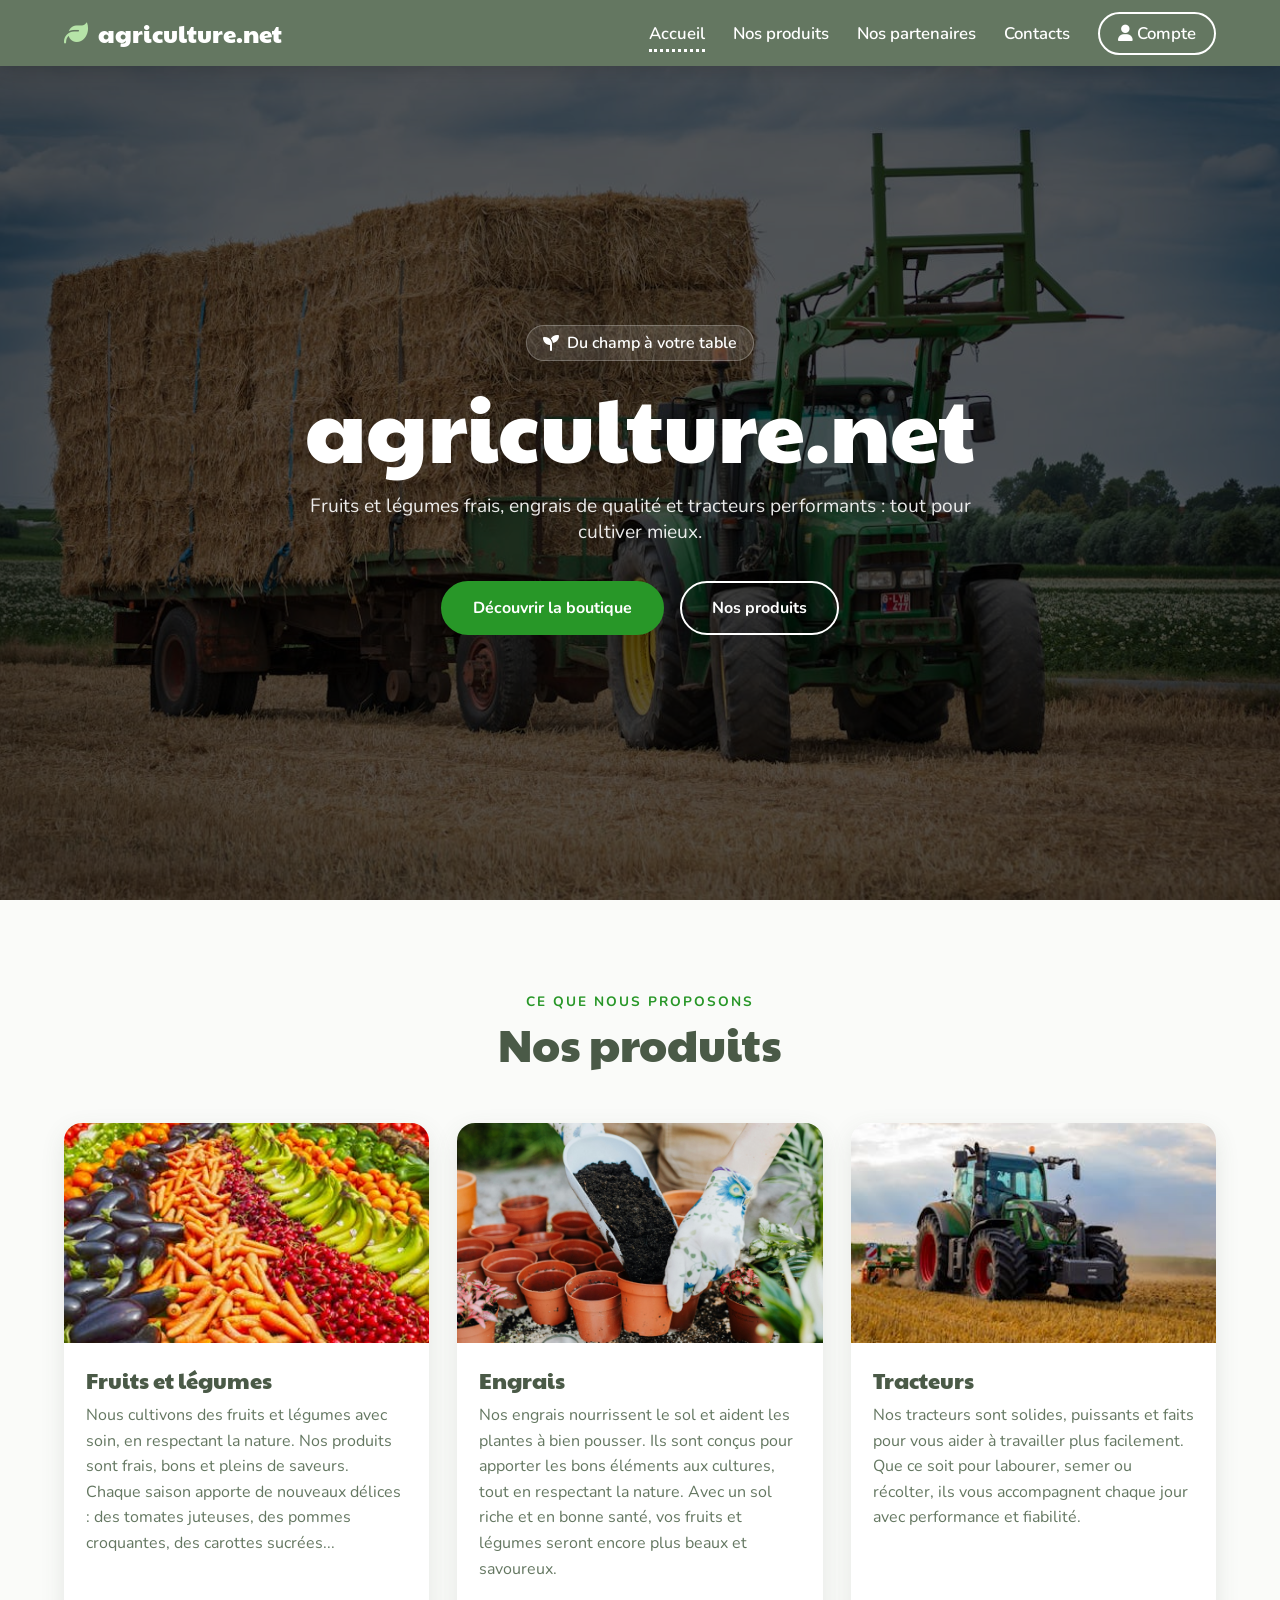
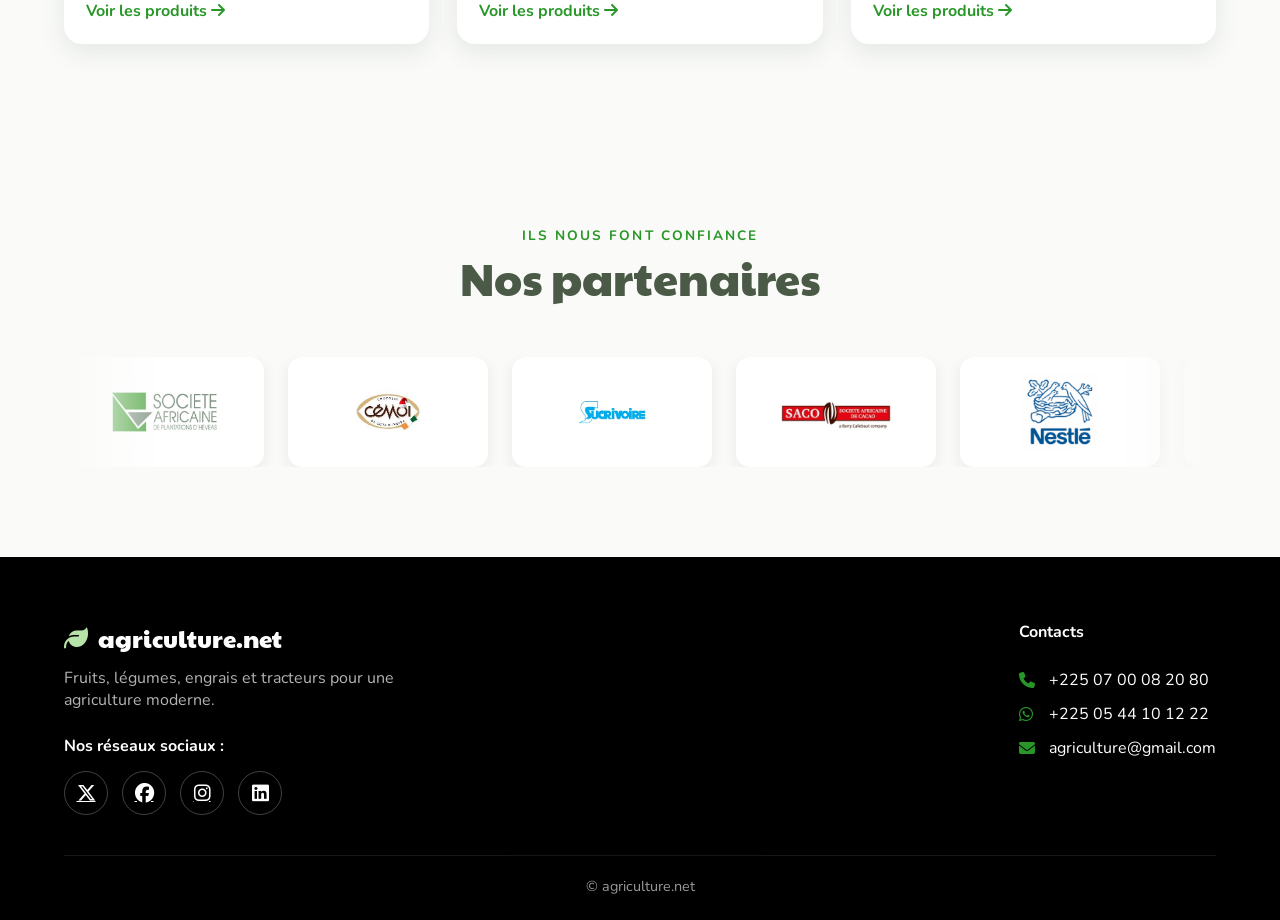
<file: index.html>
<!DOCTYPE html>
<html lang="fr">
<head>
    <meta charset="UTF-8">
    <meta name="viewport" content="width=device-width, initial-scale=1.0">
    <title>agriculture.net — Produits agricoles</title>
    <link rel="preconnect" href="https://fonts.googleapis.com">
    <link rel="preconnect" href="https://fonts.gstatic.com" crossorigin>
    <link href="https://fonts.googleapis.com/css2?family=Paytone+One&family=Nunito:wght@400;600;700&display=swap" rel="stylesheet">
    <link rel="stylesheet" href="https://cdnjs.cloudflare.com/ajax/libs/font-awesome/6.7.2/css/all.min.css" integrity="sha512-Evv84Mr4kqVGRNSgIGL/F/aIDqQb7xQ2vcrdIwxfjThSH8CSR7PBEakCr51Ck+w+/U6swU2Im1vVX0SVk9ABhg==" crossorigin="anonymous" referrerpolicy="no-referrer" />
    <link rel="stylesheet" href="style.css">
</head>
<body>
    <header>
        <a href="index.html" class="logo"><i class="fa-solid fa-leaf"></i> agriculture.net</a>
        <button class="burger" aria-label="Ouvrir le menu" aria-expanded="false">
            <i class="fa-solid fa-bars"></i>
        </button>
        <nav>
            <ul>
                <li><a href="index.html" class="actif">Accueil</a></li>
                <li><a href="#produits">Nos produits</a></li>
                <li><a href="#partenaires">Nos partenaires</a></li>
                <li><a href="#contacts">Contacts</a></li>
                <li><a href="connexion.html" class="compte"><i class="fa-solid fa-user"></i> Compte</a></li>
            </ul>
        </nav>
    </header>
    <div class="global">
        <video src="./images/vidéo/750511_Plants Gardening Greenhouse Watering_By_Polina_Borisova_Artlist_HD.mp4" poster="./images/global/pexels-dendoktoor-19486680.jpg" muted autoplay loop playsinline></video>
        <div class="hero">
            <span class="hero-tag"><i class="fa-solid fa-seedling"></i> Du champ à votre table</span>
            <h1>agriculture.net</h1>
            <p>Fruits et légumes frais, engrais de qualité et tracteurs performants : tout pour cultiver mieux.</p>
            <div class="hero-boutons">
                <a href="produits.html" class="btn btn-plein">Découvrir la boutique</a>
                <a href="#produits" class="btn btn-contour">Nos produits</a>
            </div>
        </div>
    </div>

    <section id="produits" class="bloc">
        <div class="section-titre">
            <span>Ce que nous proposons</span>
            <h2>Nos produits</h2>
        </div>
        <div class="card1">
            <a href="produits.html#fruits" class="card card-lien">
                <div class="card-img"><img src="./images/pexels-pixabay-264537.jpg" alt="Fruits et légumes"></div>
                <div class="card-corps">
                    <h3>Fruits et légumes</h3>
                    <p>Nous cultivons des fruits et légumes avec soin, en respectant la nature. Nos produits sont frais, bons et pleins de saveurs. Chaque saison apporte de nouveaux délices : des tomates juteuses, des pommes croquantes, des carottes sucrées...</p>
                    <span class="voir">Voir les produits <i class="fa-solid fa-arrow-right"></i></span>
                </div>
            </a>
            <a href="produits.html#engrais" class="card card-lien">
                <div class="card-img"><img src="./images/pexels-karolina-grabowska-4750385.jpg" alt="Engrais"></div>
                <div class="card-corps">
                    <h3>Engrais</h3>
                    <p>Nos engrais nourrissent le sol et aident les plantes à bien pousser. Ils sont conçus pour apporter les bons éléments aux cultures, tout en respectant la nature. Avec un sol riche et en bonne santé, vos fruits et légumes seront encore plus beaux et savoureux.</p>
                    <span class="voir">Voir les produits <i class="fa-solid fa-arrow-right"></i></span>
                </div>
            </a>
            <a href="produits.html#tracteurs" class="card card-lien">
                <div class="card-img"><img src="./images/pexels-jk04-2933243.jpg" alt="Tracteurs"></div>
                <div class="card-corps">
                    <h3>Tracteurs</h3>
                    <p>Nos tracteurs sont solides, puissants et faits pour vous aider à travailler plus facilement. Que ce soit pour labourer, semer ou récolter, ils vous accompagnent chaque jour avec performance et fiabilité.</p>
                    <span class="voir">Voir les produits <i class="fa-solid fa-arrow-right"></i></span>
                </div>
            </a>
        </div>
    </section>

    <section id="partenaires" class="bloc partenaires">
        <div class="section-titre">
            <span>Ils nous font confiance</span>
            <h2>Nos partenaires</h2>
        </div>
        <div class="slider">
            <div class="slides">
                <div class="slide"><img src="./images/partenaires/15936049081618410708.jpg" alt="Logo partenaire"></div>
                <div class="slide"><img src="./images/partenaires/images.jpeg" alt="Logo partenaire"></div>
                <div class="slide"><img src="./images/partenaires/images.png" alt="Logo partenaire"></div>
                <div class="slide"><img src="./images/partenaires/logo-saco-320x200-1.jpg" alt="Logo partenaire"></div>
                <div class="slide"><img src="./images/partenaires/logo_136.png" alt="Logo partenaire"></div>
                <div class="slide"><img src="./images/partenaires/logo_7.jpg" alt="Logo partenaire"></div>
                <div class="slide"><img src="./images/partenaires/olam_logo-1024x312.png" alt="Logo partenaire"></div>
                <div class="slide"><img src="./images/partenaires/Palmci_logo.png" alt="Logo partenaire"></div>
                <div class="slide"><img src="./images/partenaires/unnamed.png" alt="Logo partenaire"></div>
                <div class="slide"><img src="./images/partenaires/15936049081618410708.jpg" alt="Logo partenaire" aria-hidden="true"></div>
                <div class="slide"><img src="./images/partenaires/images.jpeg" alt="Logo partenaire" aria-hidden="true"></div>
                <div class="slide"><img src="./images/partenaires/images.png" alt="Logo partenaire" aria-hidden="true"></div>
                <div class="slide"><img src="./images/partenaires/logo-saco-320x200-1.jpg" alt="Logo partenaire" aria-hidden="true"></div>
                <div class="slide"><img src="./images/partenaires/logo_136.png" alt="Logo partenaire" aria-hidden="true"></div>
                <div class="slide"><img src="./images/partenaires/logo_7.jpg" alt="Logo partenaire" aria-hidden="true"></div>
                <div class="slide"><img src="./images/partenaires/olam_logo-1024x312.png" alt="Logo partenaire" aria-hidden="true"></div>
                <div class="slide"><img src="./images/partenaires/Palmci_logo.png" alt="Logo partenaire" aria-hidden="true"></div>
                <div class="slide"><img src="./images/partenaires/unnamed.png" alt="Logo partenaire" aria-hidden="true"></div>
            </div>
        </div>
    </section>

    <footer id="contacts">
        <div class="foot-grille">
            <div>
                <a href="index.html" class="logo"><i class="fa-solid fa-leaf"></i> agriculture.net</a>
                <p class="foot-texte">Fruits, légumes, engrais et tracteurs pour une agriculture moderne.</p>
                <p class="foot-sous-titre">Nos réseaux sociaux :</p>
                <div class="log-foot">
                    <a href="" aria-label="X"><i class="fa-brands fa-x-twitter"></i></a>
                    <a href="" aria-label="Facebook"><i class="fa-brands fa-facebook"></i></a>
                    <a href="" aria-label="Instagram"><i class="fa-brands fa-instagram"></i></a>
                    <a href="" aria-label="LinkedIn"><i class="fa-brands fa-linkedin"></i></a>
                </div>
            </div>
            <div class="log2-foot">
                <p class="foot-sous-titre">Contacts</p>
                <a href="tel:+2250700082080"><i class="fa-solid fa-phone"></i> +225 07 00 08 20 80</a>
                <a href="tel:+2250544101222"><i class="fa-brands fa-whatsapp"></i> +225 05 44 10 12 22</a>
                <a href="mailto:agriculture@gmail.com"><i class="fa-solid fa-envelope"></i> agriculture@gmail.com</a>
            </div>
        </div>
        <p class="copyright">© agriculture.net</p>
    </footer>
    <script src="script.js"></script>
</body>
</html>
</file>
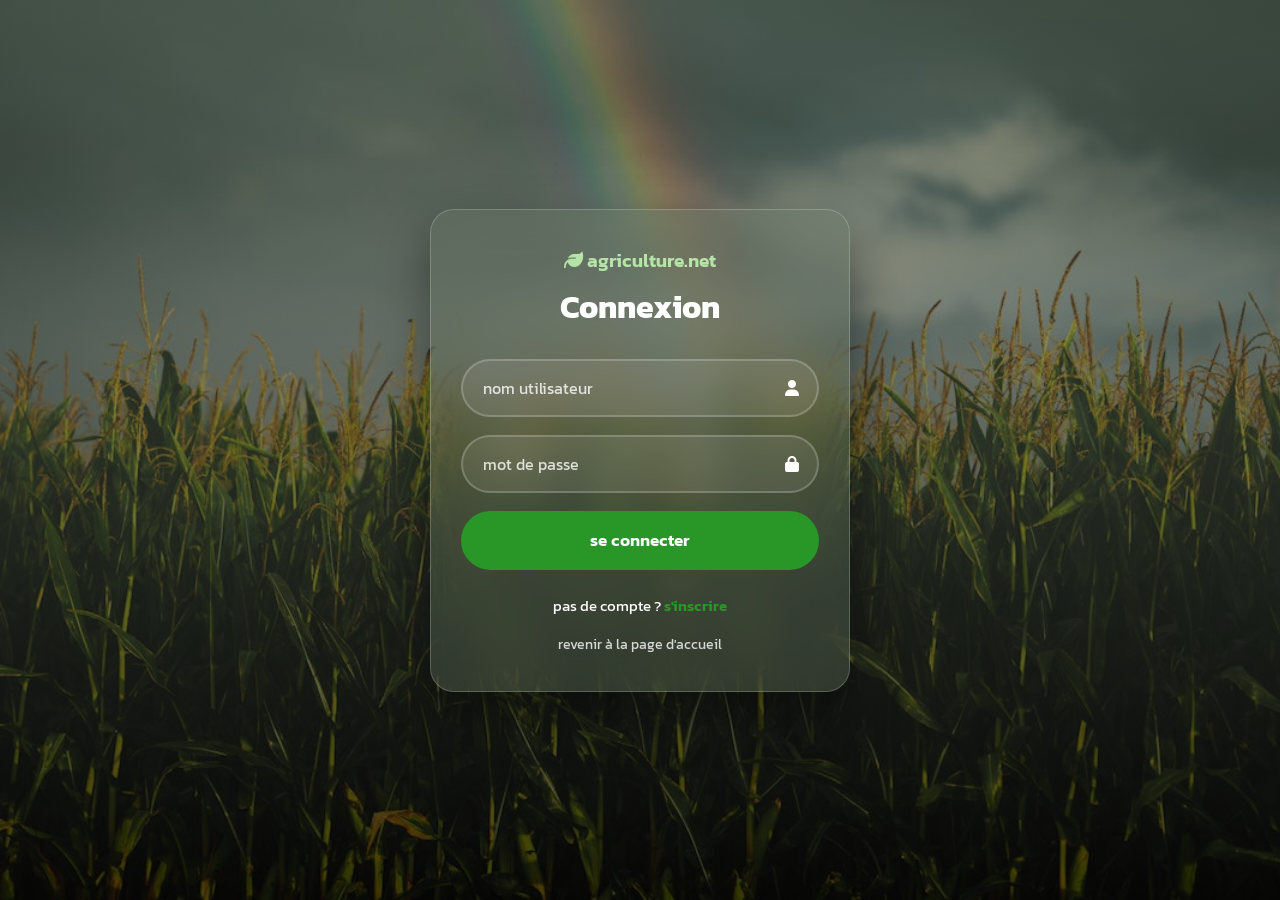
<file: connexion.html>
<!DOCTYPE html>
<html lang="fr">
<head>
    <meta charset="UTF-8">
    <meta name="viewport" content="width=device-width, initial-scale=1.0">
    <title>agriculture.net — Connexion</title>
    <link rel="stylesheet" href="style3.css">
    <link rel="stylesheet" href="https://cdnjs.cloudflare.com/ajax/libs/font-awesome/6.7.2/css/all.min.css" integrity="sha512-Evv84Mr4kqVGRNSgIGL/F/aIDqQb7xQ2vcrdIwxfjThSH8CSR7PBEakCr51Ck+w+/U6swU2Im1vVX0SVk9ABhg==" crossorigin="anonymous" referrerpolicy="no-referrer" />
</head>
<body>
    <section>
        <a href="index.html" class="logo"><i class="fa-solid fa-leaf"></i> agriculture.net</a>
        <h1>connexion</h1>
        <div class="input-box">
            <input type="text" placeholder="nom utilisateur">
            <i class="fa-solid fa-user"></i>
        </div>
        <div class="input-box">
            <input type="password" placeholder="mot de passe">
            <i class="fa-solid fa-lock"></i>
        </div>
    <a href="produits.html" class="bouton">se connecter</a>
    <div class="registre-link">
        <p>pas de compte ? <a href="inscription.html">s'inscrire</a></p>
    </div>
    <div class="pp"> <a href="index.html">revenir à la page d'accueil</a></div>
</section>
</body>
</html>
</file>
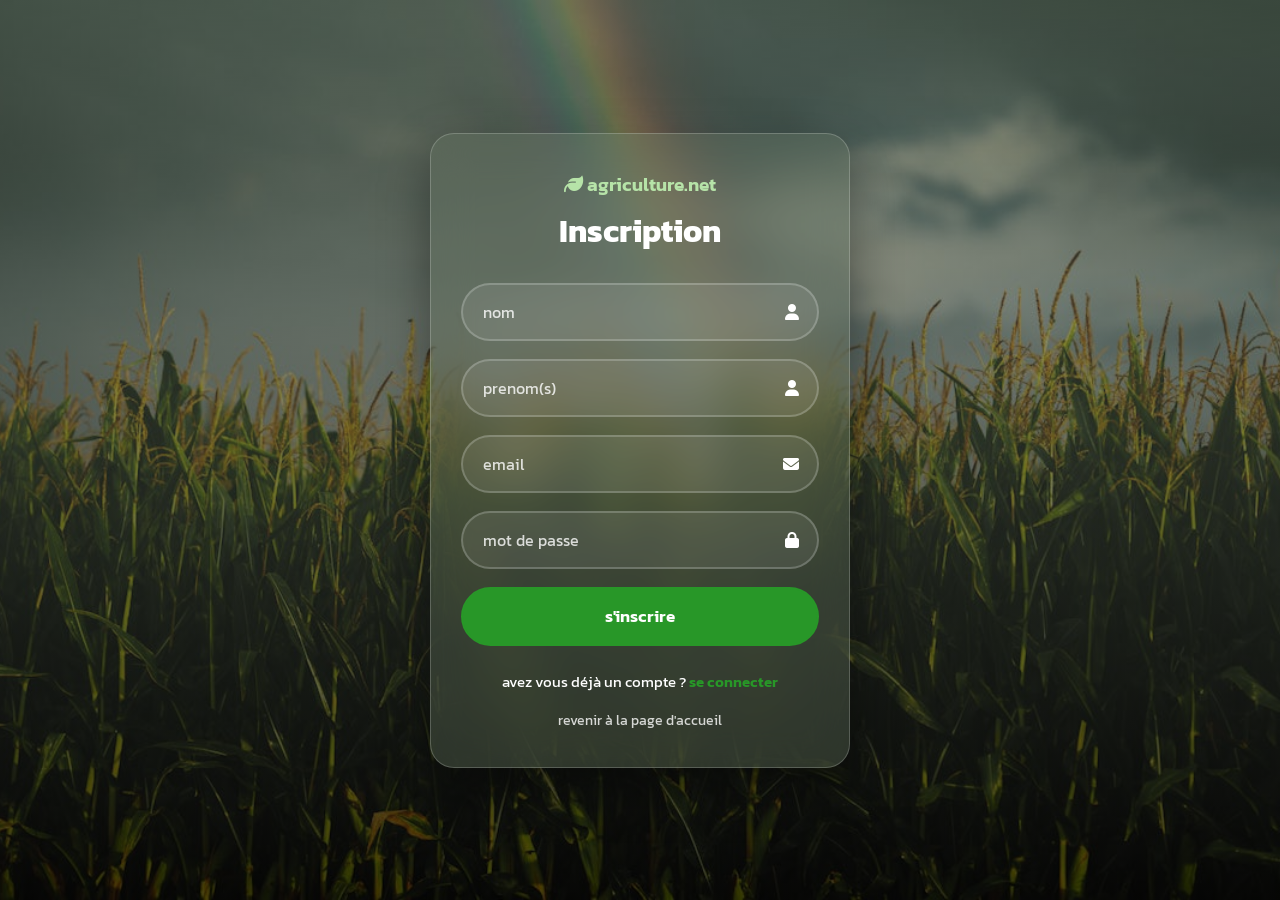
<file: inscription.html>
<!DOCTYPE html>
<html lang="fr">
<head>
    <meta charset="UTF-8">
    <meta name="viewport" content="width=device-width, initial-scale=1.0">
    <title>agriculture.net — Inscription</title>
    <link rel="stylesheet" href="style4.css">
    <link rel="stylesheet" href="https://cdnjs.cloudflare.com/ajax/libs/font-awesome/6.7.2/css/all.min.css" integrity="sha512-Evv84Mr4kqVGRNSgIGL/F/aIDqQb7xQ2vcrdIwxfjThSH8CSR7PBEakCr51Ck+w+/U6swU2Im1vVX0SVk9ABhg==" crossorigin="anonymous" referrerpolicy="no-referrer" />
</head>
<body>
    <section>
        <a href="index.html" class="logo"><i class="fa-solid fa-leaf"></i> agriculture.net</a>
        <h1>inscription</h1>
        <div class="input-box">
            <input type="text" placeholder="nom">
            <i class="fa-solid fa-user"></i>
        </div>
        <div class="input-box">
            <input type="text" placeholder="prenom(s)">
            <i class="fa-solid fa-user"></i>
        </div>
        <div class="input-box">
            <input type="email" placeholder="email">
            <i class="fa-solid fa-envelope"></i>
        </div>
        <div class="input-box">
            <input type="password" placeholder="mot de passe">
            <i class="fa-solid fa-lock"></i>
        </div>
        <a href="produits.html" class="bouton">s'inscrire</a>
        <div class="registre-link">
            <p>avez vous déjà un compte ? <a href="connexion.html">se connecter</a></p>
        </div>
       <div class="pp"> <a href="index.html">revenir à la page d'accueil</a></div>
    </section>
</body>
</html>
</file>
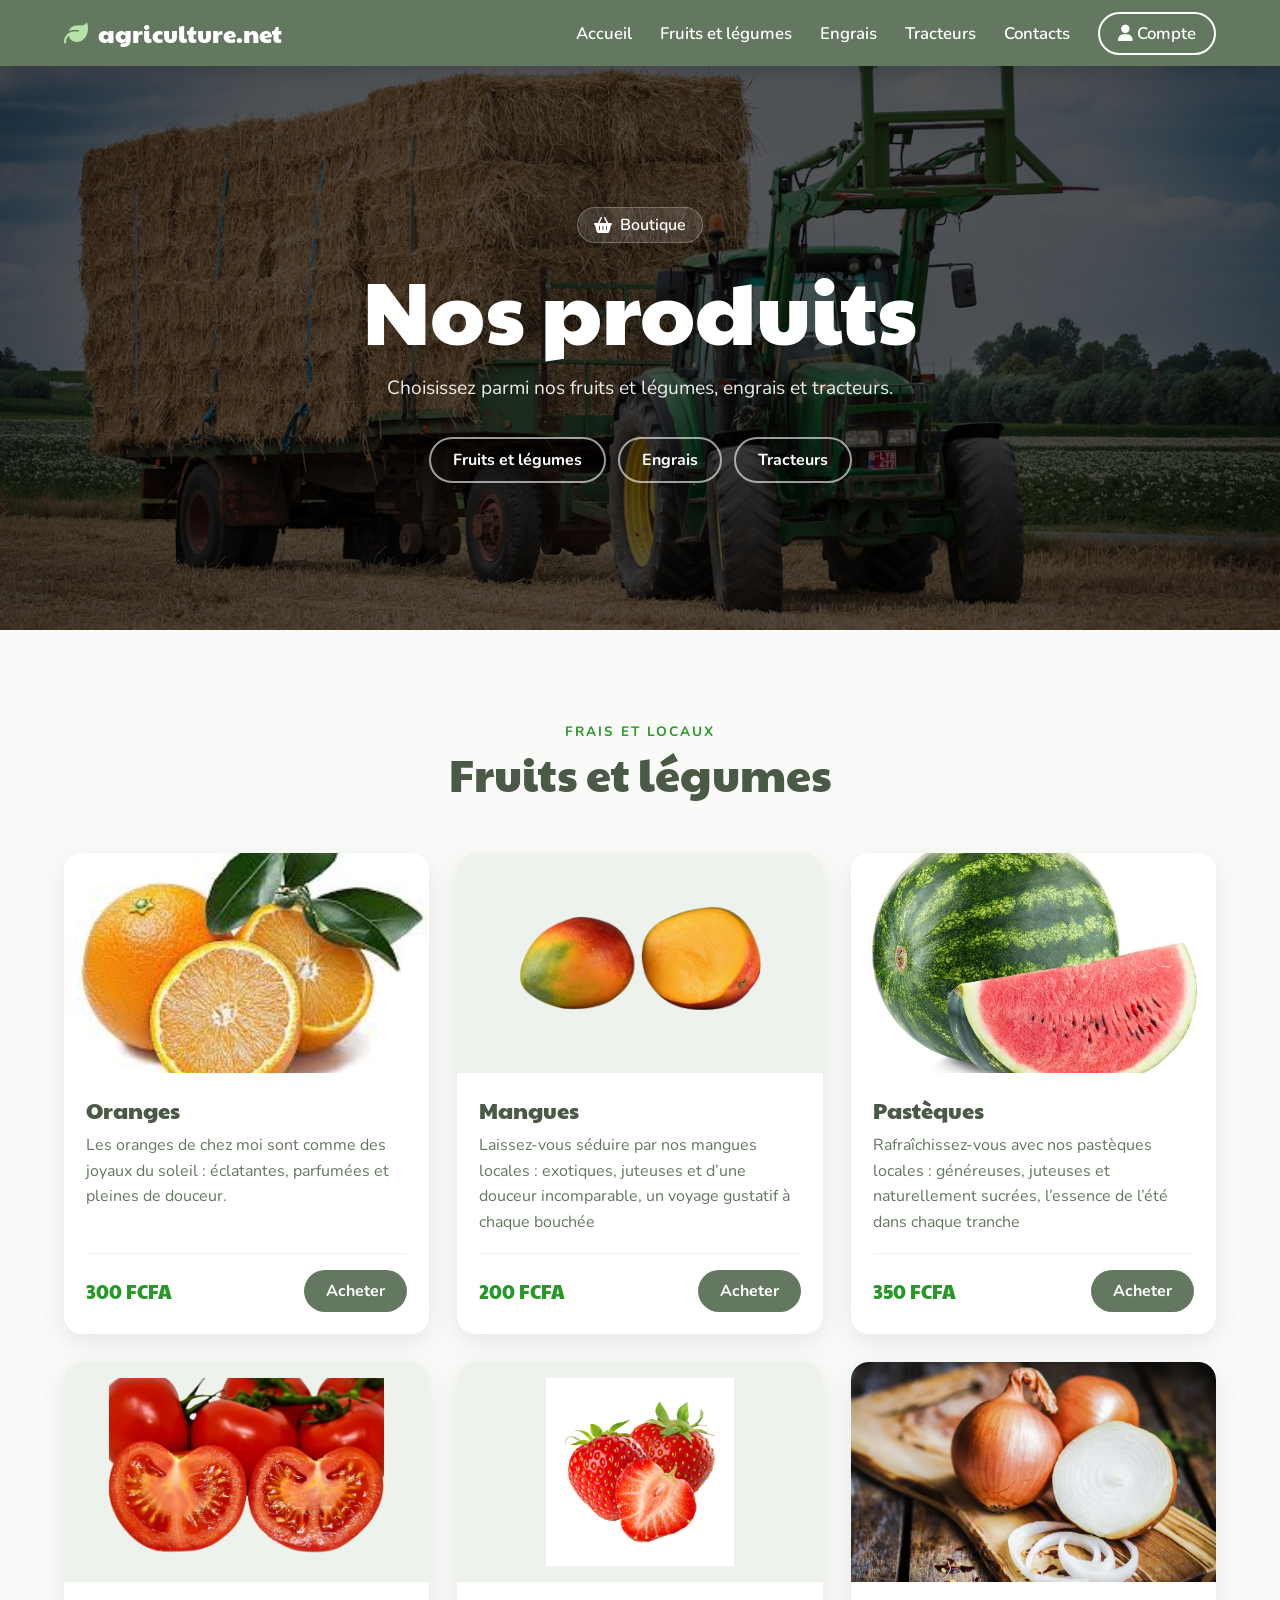
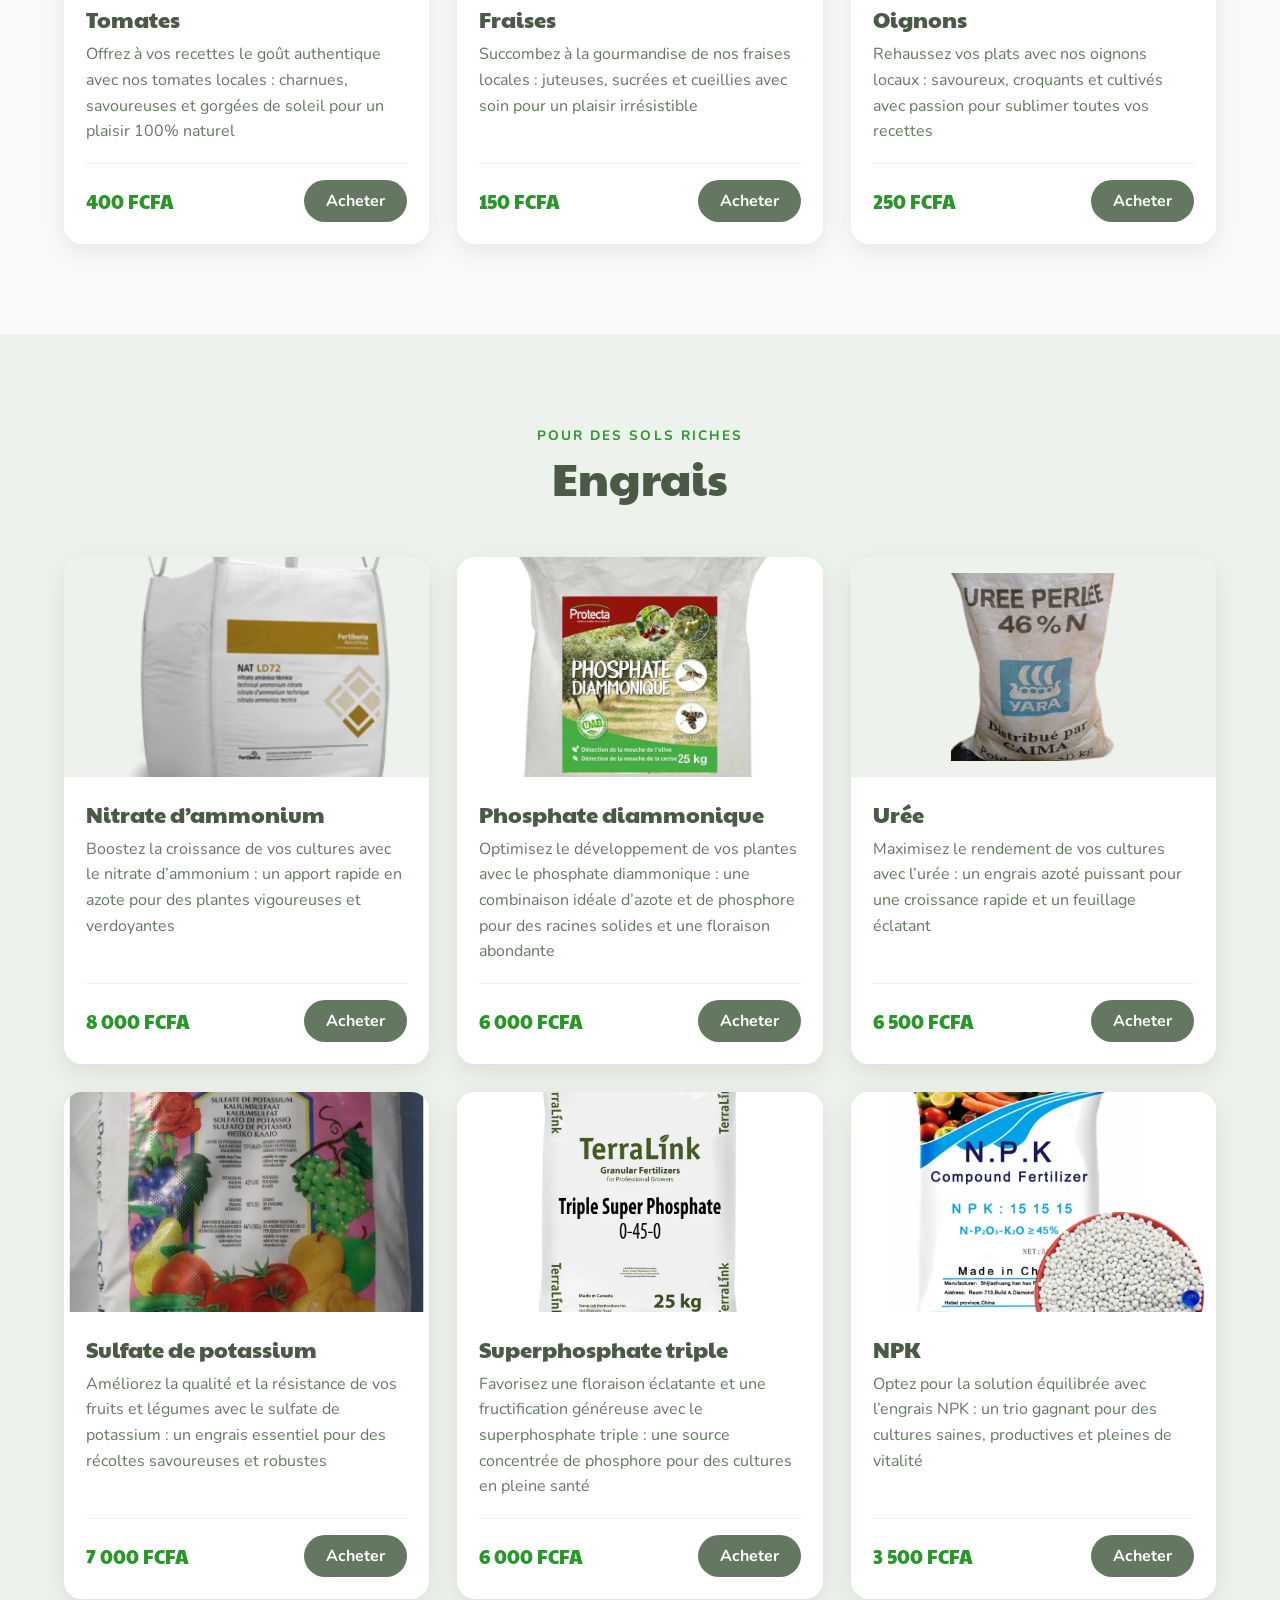
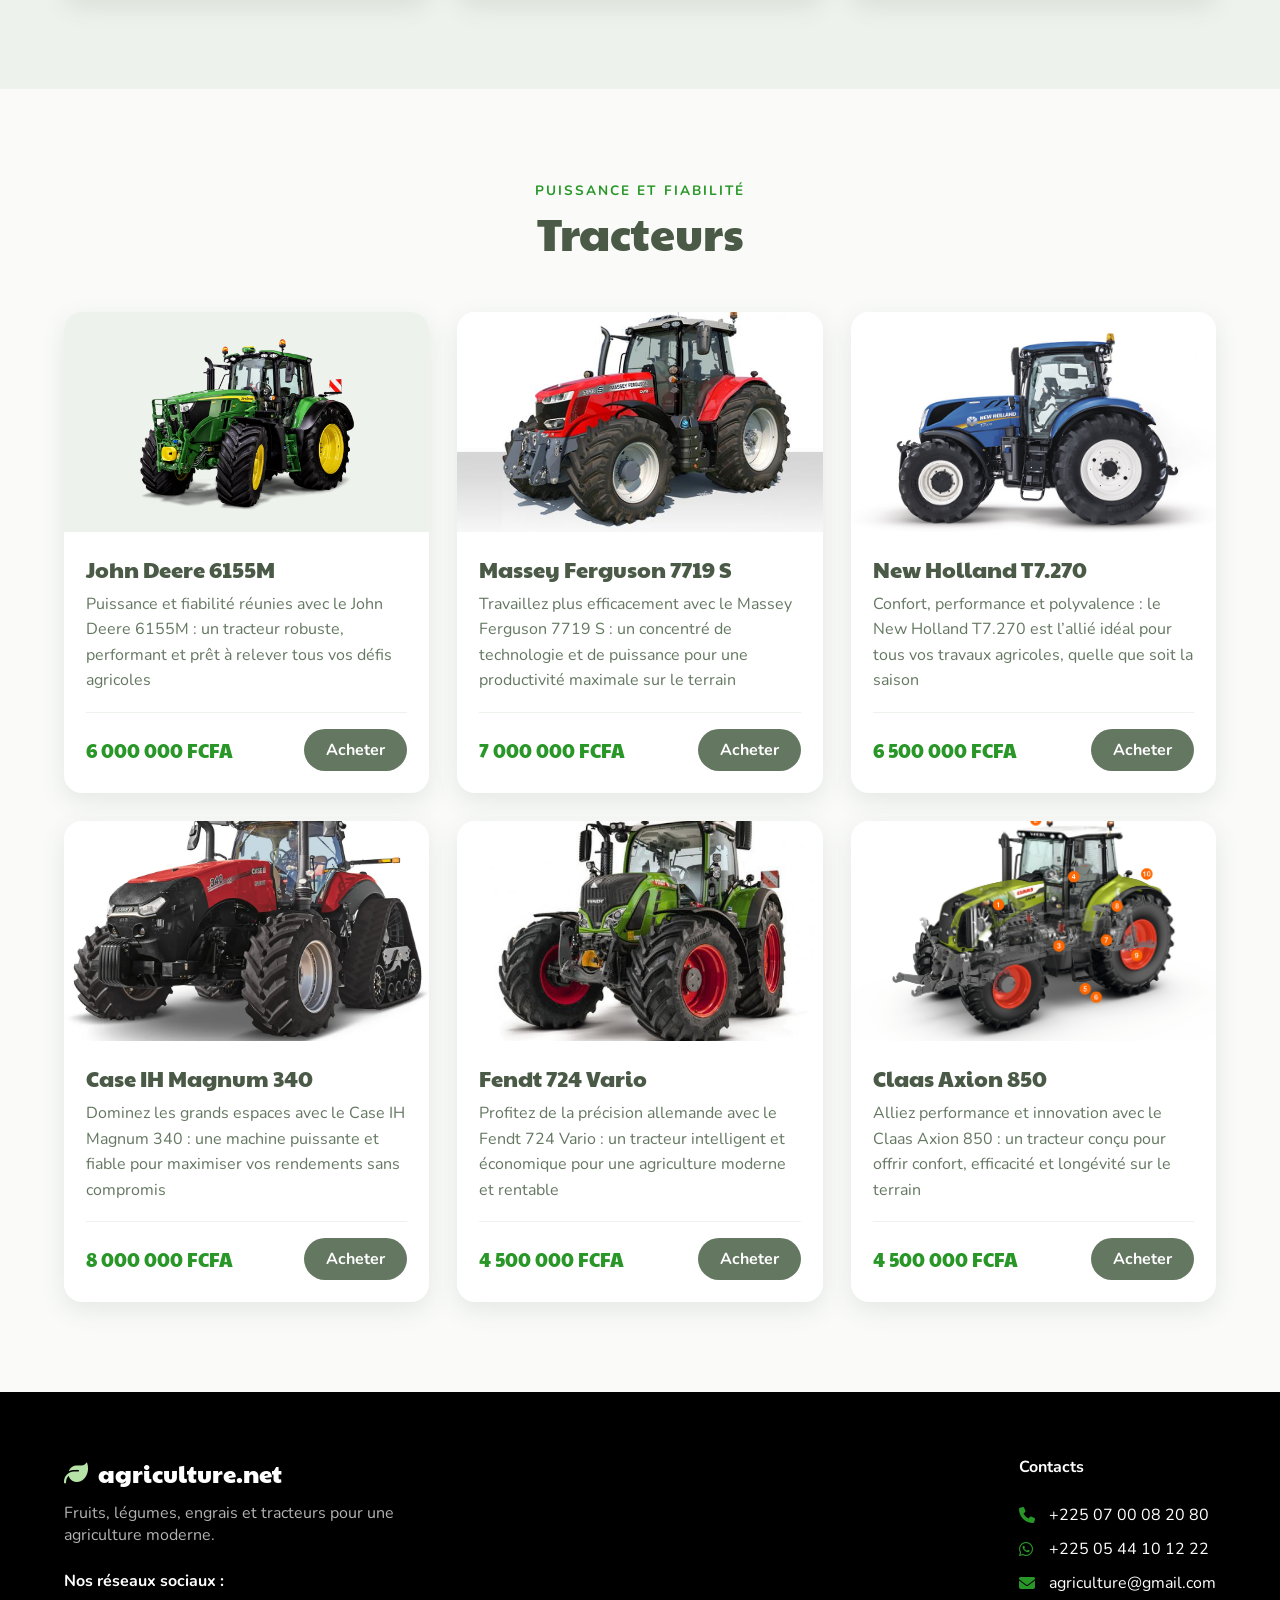
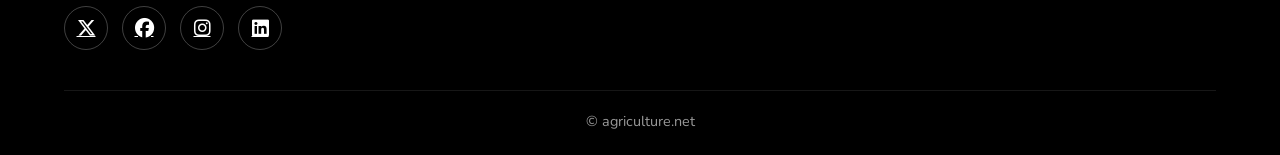
<file: produits.html>
<!DOCTYPE html>
<html lang="fr">
<head>
    <meta charset="UTF-8">
    <meta name="viewport" content="width=device-width, initial-scale=1.0">
    <title>agriculture.net — Boutique</title>
    <link rel="preconnect" href="https://fonts.googleapis.com">
    <link rel="preconnect" href="https://fonts.gstatic.com" crossorigin>
    <link href="https://fonts.googleapis.com/css2?family=Paytone+One&family=Nunito:wght@400;600;700&display=swap" rel="stylesheet">
    <link rel="stylesheet" href="https://cdnjs.cloudflare.com/ajax/libs/font-awesome/6.7.2/css/all.min.css" integrity="sha512-Evv84Mr4kqVGRNSgIGL/F/aIDqQb7xQ2vcrdIwxfjThSH8CSR7PBEakCr51Ck+w+/U6swU2Im1vVX0SVk9ABhg==" crossorigin="anonymous" referrerpolicy="no-referrer" />
    <link rel="stylesheet" href="style.css">
    <link rel="stylesheet" href="style2.css">
</head>
<body>
    <header>
        <a href="index.html" class="logo"><i class="fa-solid fa-leaf"></i> agriculture.net</a>
        <button class="burger" aria-label="Ouvrir le menu" aria-expanded="false">
            <i class="fa-solid fa-bars"></i>
        </button>
        <nav>
            <ul>
                <li><a href="index.html">Accueil</a></li>
                <li><a href="#fruits">Fruits et légumes</a></li>
                <li><a href="#engrais">Engrais</a></li>
                <li><a href="#tracteurs">Tracteurs</a></li>
                <li><a href="#contacts">Contacts</a></li>
                <li><a href="inscription.html" class="compte"><i class="fa-solid fa-user"></i> Compte</a></li>
            </ul>
        </nav>
    </header>
    <div class="global global-image">
        <img src="./images/global/pexels-dendoktoor-19486680.jpg" alt="">
        <div class="hero">
            <span class="hero-tag"><i class="fa-solid fa-basket-shopping"></i> Boutique</span>
            <h1>Nos produits</h1>
            <p>Choisissez parmi nos fruits et légumes, engrais et tracteurs.</p>
            <div class="filtres">
                <a href="#fruits">Fruits et légumes</a>
                <a href="#engrais">Engrais</a>
                <a href="#tracteurs">Tracteurs</a>
            </div>
        </div>
    </div>

    <section id="fruits" class="bloc">
        <div class="section-titre">
            <span>Frais et locaux</span>
            <h2>Fruits et légumes</h2>
        </div>
        <div class="card1">
            <article class="card">
                <div class="card-img"><img src="./images/fruits/images.jpg" alt="Oranges"></div>
                <div class="card-corps">
                    <h3>Oranges</h3>
                    <p>Les oranges de chez moi sont comme des joyaux du soleil : éclatantes, parfumées et pleines de douceur.</p>
                    <div class="card-pied">
                        <span class="prix">300 FCFA</span>
                        <a href="inscription.html" class="acheter">Acheter</a>
                    </div>
                </div>
            </article>
            <article class="card">
                <div class="card-img"><img src="./images/fruits/Mangos_-_single_and_halved-removebg-preview.png" alt="Mangues" class="detoure"></div>
                <div class="card-corps">
                    <h3>Mangues</h3>
                    <p>Laissez-vous séduire par nos mangues locales : exotiques, juteuses et d’une douceur incomparable, un voyage gustatif à chaque bouchée</p>
                    <div class="card-pied">
                        <span class="prix">200 FCFA</span>
                        <a href="inscription.html" class="acheter">Acheter</a>
                    </div>
                </div>
            </article>
            <article class="card">
                <div class="card-img"><img src="./images/fruits/pasteque.jpg" alt="Pastèques"></div>
                <div class="card-corps">
                    <h3>Pastèques</h3>
                    <p>Rafraîchissez-vous avec nos pastèques locales : généreuses, juteuses et naturellement sucrées, l’essence de l’été dans chaque tranche</p>
                    <div class="card-pied">
                        <span class="prix">350 FCFA</span>
                        <a href="inscription.html" class="acheter">Acheter</a>
                    </div>
                </div>
            </article>
            <article class="card">
                <div class="card-img"><img src="./images/fruits/tomate-coupe-removebg-preview.png" alt="Tomates" class="detoure"></div>
                <div class="card-corps">
                    <h3>Tomates</h3>
                    <p>Offrez à vos recettes le goût authentique avec nos tomates locales : charnues, savoureuses et gorgées de soleil pour un plaisir 100% naturel</p>
                    <div class="card-pied">
                        <span class="prix">400 FCFA</span>
                        <a href="inscription.html" class="acheter">Acheter</a>
                    </div>
                </div>
            </article>
            <article class="card">
                <div class="card-img"><img src="./images/fruits/Fraise.png" alt="Fraises" class="detoure"></div>
                <div class="card-corps">
                    <h3>Fraises</h3>
                    <p>Succombez à la gourmandise de nos fraises locales : juteuses, sucrées et cueillies avec soin pour un plaisir irrésistible</p>
                    <div class="card-pied">
                        <span class="prix">150 FCFA</span>
                        <a href="inscription.html" class="acheter">Acheter</a>
                    </div>
                </div>
            </article>
            <article class="card">
                <div class="card-img"><img src="./images/fruits/thinkstockphotos-480134211.webp" alt="Oignons"></div>
                <div class="card-corps">
                    <h3>Oignons</h3>
                    <p>Rehaussez vos plats avec nos oignons locaux : savoureux, croquants et cultivés avec passion pour sublimer toutes vos recettes</p>
                    <div class="card-pied">
                        <span class="prix">250 FCFA</span>
                        <a href="inscription.html" class="acheter">Acheter</a>
                    </div>
                </div>
            </article>
        </div>
    </section>

    <section id="engrais" class="bloc bloc-teinte">
        <div class="section-titre">
            <span>Pour des sols riches</span>
            <h2>Engrais</h2>
        </div>
        <div class="card1">
            <article class="card">
                <div class="card-img"><img src="./images/engrais/fertiberia-que-hacemos-productos-industria-explosivos-civiles-NAT-LD72.webp" alt="Nitrate d’ammonium"></div>
                <div class="card-corps">
                    <h3>Nitrate d’ammonium</h3>
                    <p>Boostez la croissance de vos cultures avec le nitrate d’ammonium : un apport rapide en azote pour des plantes vigoureuses et verdoyantes</p>
                    <div class="card-pied">
                        <span class="prix">8 000 FCFA</span>
                        <a href="inscription.html" class="acheter">Acheter</a>
                    </div>
                </div>
            </article>
            <article class="card">
                <div class="card-img"><img src="./images/engrais/phospate-diammonique.jpg" alt="Phosphate diammonique"></div>
                <div class="card-corps">
                    <h3>Phosphate diammonique</h3>
                    <p>Optimisez le développement de vos plantes avec le phosphate diammonique : une combinaison idéale d’azote et de phosphore pour des racines solides et une floraison abondante</p>
                    <div class="card-pied">
                        <span class="prix">6 000 FCFA</span>
                        <a href="inscription.html" class="acheter">Acheter</a>
                    </div>
                </div>
            </article>
            <article class="card">
                <div class="card-img"><img src="./images/engrais/1-19.png" alt="Urée" class="detoure"></div>
                <div class="card-corps">
                    <h3>Urée</h3>
                    <p>Maximisez le rendement de vos cultures avec l’urée : un engrais azoté puissant pour une croissance rapide et un feuillage éclatant</p>
                    <div class="card-pied">
                        <span class="prix">6 500 FCFA</span>
                        <a href="inscription.html" class="acheter">Acheter</a>
                    </div>
                </div>
            </article>
            <article class="card">
                <div class="card-img"><img src="./images/engrais/sulfate-de-potassium.jpg" alt="Sulfate de potassium"></div>
                <div class="card-corps">
                    <h3>Sulfate de potassium</h3>
                    <p>Améliorez la qualité et la résistance de vos fruits et légumes avec le sulfate de potassium : un engrais essentiel pour des récoltes savoureuses et robustes</p>
                    <div class="card-pied">
                        <span class="prix">7 000 FCFA</span>
                        <a href="inscription.html" class="acheter">Acheter</a>
                    </div>
                </div>
            </article>
            <article class="card">
                <div class="card-img"><img src="./images/engrais/Triple-Super-Phos_1080x.webp" alt="Superphosphate triple"></div>
                <div class="card-corps">
                    <h3>Superphosphate triple</h3>
                    <p>Favorisez une floraison éclatante et une fructification généreuse avec le superphosphate triple : une source concentrée de phosphore pour des cultures en pleine santé</p>
                    <div class="card-pied">
                        <span class="prix">6 000 FCFA</span>
                        <a href="inscription.html" class="acheter">Acheter</a>
                    </div>
                </div>
            </article>
            <article class="card">
                <div class="card-img"><img src="./images/engrais/3无标.mp4.webp" alt="NPK"></div>
                <div class="card-corps">
                    <h3>NPK</h3>
                    <p>Optez pour la solution équilibrée avec l’engrais NPK : un trio gagnant pour des cultures saines, productives et pleines de vitalité</p>
                    <div class="card-pied">
                        <span class="prix">3 500 FCFA</span>
                        <a href="inscription.html" class="acheter">Acheter</a>
                    </div>
                </div>
            </article>
        </div>
    </section>

    <section id="tracteurs" class="bloc">
        <div class="section-titre">
            <span>Puissance et fiabilité</span>
            <h2>Tracteurs</h2>
        </div>
        <div class="card1">
            <article class="card">
                <div class="card-img"><img src="./images/tracteur/6m155_r2g069251_large_large_bf7697ef759d2370acd46e63753ad70a4716e07a.avif" alt="John Deere 6155M"></div>
                <div class="card-corps">
                    <h3>John Deere 6155M</h3>
                    <p>Puissance et fiabilité réunies avec le John Deere 6155M : un tracteur robuste, performant et prêt à relever tous vos défis agricoles</p>
                    <div class="card-pied">
                        <span class="prix">6 000 000 FCFA</span>
                        <a href="inscription.html" class="acheter">Acheter</a>
                    </div>
                </div>
            </article>
            <article class="card">
                <div class="card-img"><img src="./images/tracteur/tracteurs-4wd-mf-7719-s-massey-ferguson.jpg" alt="Massey Ferguson 7719 S"></div>
                <div class="card-corps">
                    <h3>Massey Ferguson 7719 S</h3>
                    <p>Travaillez plus efficacement avec le Massey Ferguson 7719 S : un concentré de technologie et de puissance pour une productivité maximale sur le terrain</p>
                    <div class="card-pied">
                        <span class="prix">7 000 000 FCFA</span>
                        <a href="inscription.html" class="acheter">Acheter</a>
                    </div>
                </div>
            </article>
            <article class="card">
                <div class="card-img"><img src="./images/tracteur/tracteurs-traction-4-roues-t7-270-new-holland.jpg" alt="New Holland T7.270"></div>
                <div class="card-corps">
                    <h3>New Holland T7.270</h3>
                    <p>Confort, performance et polyvalence : le New Holland T7.270 est l’allié idéal pour tous vos travaux agricoles, quelle que soit la saison</p>
                    <div class="card-pied">
                        <span class="prix">6 500 000 FCFA</span>
                        <a href="inscription.html" class="acheter">Acheter</a>
                    </div>
                </div>
            </article>
            <article class="card">
                <div class="card-img"><img src="./images/tracteur/case-ih-afs-connect-magnum-340-0.webp" alt="Case IH Magnum 340"></div>
                <div class="card-corps">
                    <h3>Case IH Magnum 340</h3>
                    <p>Dominez les grands espaces avec le Case IH Magnum 340 : une machine puissante et fiable pour maximiser vos rendements sans compromis</p>
                    <div class="card-pied">
                        <span class="prix">8 000 000 FCFA</span>
                        <a href="inscription.html" class="acheter">Acheter</a>
                    </div>
                </div>
            </article>
            <article class="card">
                <div class="card-img"><img src="./images/tracteur/tracteurs-4wd-724-vario-profi-fendt.jpg" alt="Fendt 724 Vario"></div>
                <div class="card-corps">
                    <h3>Fendt 724 Vario</h3>
                    <p>Profitez de la précision allemande avec le Fendt 724 Vario : un tracteur intelligent et économique pour une agriculture moderne et rentable</p>
                    <div class="card-pied">
                        <span class="prix">4 500 000 FCFA</span>
                        <a href="inscription.html" class="acheter">Acheter</a>
                    </div>
                </div>
            </article>
            <article class="card">
                <div class="card-img"><img src="./images/tracteur/axion-800-image-01.jpg" alt="Claas Axion 850"></div>
                <div class="card-corps">
                    <h3>Claas Axion 850</h3>
                    <p>Alliez performance et innovation avec le Claas Axion 850 : un tracteur conçu pour offrir confort, efficacité et longévité sur le terrain</p>
                    <div class="card-pied">
                        <span class="prix">4 500 000 FCFA</span>
                        <a href="inscription.html" class="acheter">Acheter</a>
                    </div>
                </div>
            </article>
        </div>
    </section>

    <footer id="contacts">
        <div class="foot-grille">
            <div>
                <a href="index.html" class="logo"><i class="fa-solid fa-leaf"></i> agriculture.net</a>
                <p class="foot-texte">Fruits, légumes, engrais et tracteurs pour une agriculture moderne.</p>
                <p class="foot-sous-titre">Nos réseaux sociaux :</p>
                <div class="log-foot">
                    <a href="" aria-label="X"><i class="fa-brands fa-x-twitter"></i></a>
                    <a href="" aria-label="Facebook"><i class="fa-brands fa-facebook"></i></a>
                    <a href="" aria-label="Instagram"><i class="fa-brands fa-instagram"></i></a>
                    <a href="" aria-label="LinkedIn"><i class="fa-brands fa-linkedin"></i></a>
                </div>
            </div>
            <div class="log2-foot">
                <p class="foot-sous-titre">Contacts</p>
                <a href="tel:+2250700082080"><i class="fa-solid fa-phone"></i> +225 07 00 08 20 80</a>
                <a href="tel:+2250544101222"><i class="fa-brands fa-whatsapp"></i> +225 05 44 10 12 22</a>
                <a href="mailto:agriculture@gmail.com"><i class="fa-solid fa-envelope"></i> agriculture@gmail.com</a>
            </div>
        </div>
        <p class="copyright">© agriculture.net</p>
    </footer>
    <script src="script.js"></script>
</body>
</html>
</file>
<file: style.css>
*{
    margin: 0;
    padding: 0;
    box-sizing: border-box;
}
:root{
    --sauge: #647761;
    --sauge-fonce: #4a5a47;
    --sauge-clair: #eef2ec;
    --vert: rgb(40, 151, 40);
    --noir: #000000;
    --blanc: #ffffff;
    --texte: #1f2a1e;
}
html{
    scroll-behavior: smooth;
    scroll-padding-top: 80px;
}
body{
    font-family: "Nunito", Arial, Helvetica, sans-serif;
    color: var(--texte);
    background: #fafbf9;
}
h1, h2, h3, .logo{
    font-family: "Paytone One", Arial, sans-serif;
    font-weight: 400;
}

/* en-tête */
header{
    position: fixed;
    top: 0;
    z-index: 100;
    width: 100%;
    display: flex;
    align-items: center;
    justify-content: space-between;
    padding: 16px 5%;
    background-color: var(--sauge);
    box-shadow: 0 4px 20px rgba(0, 0, 0, 0.15);
}
.logo{
    display: inline-flex;
    align-items: center;
    gap: 10px;
    font-size: 1.5rem;
    color: var(--blanc);
    text-decoration: none;
}
.logo i{
    color: #b6e3a8;
}
nav ul{
    display: flex;
    align-items: center;
    gap: 28px;
    list-style: none;
}
header nav a{
    color: var(--blanc);
    text-decoration: none;
    font-size: 1.05rem;
    font-weight: 600;
    padding-bottom: 4px;
    border-bottom: 3px dotted transparent;
    transition: border-color 0.3s;
}
header nav a:hover,
header nav a.actif{
    border-bottom-color: var(--blanc);
}
header nav a.compte{
    padding: 8px 18px;
    border: 2px solid var(--blanc);
    border-radius: 99px;
}
header nav a.compte:hover{
    background: var(--blanc);
    color: var(--sauge);
}
.burger{
    display: none;
    background: none;
    border: none;
    color: var(--blanc);
    font-size: 1.5rem;
    cursor: pointer;
}

/* bandeau d'accueil */
.global{
    position: relative;
    min-height: 100vh;
    min-height: 100svh;
    overflow: hidden;
    display: flex;
    align-items: center;
    justify-content: center;
}
.global video,
.global > img{
    position: absolute;
    inset: 0;
    width: 100%;
    height: 100%;
    object-fit: cover;
    filter: brightness(35%);
    z-index: -1;
}
.hero{
    max-width: 820px;
    padding: 120px 5% 60px;
    text-align: center;
    color: var(--blanc);
}
.hero-tag{
    display: inline-flex;
    align-items: center;
    gap: 8px;
    padding: 6px 16px;
    border-radius: 99px;
    background: rgba(255, 255, 255, 0.12);
    border: 1px solid rgba(255, 255, 255, 0.25);
    font-weight: 600;
}
.hero h1{
    font-size: clamp(2.6rem, 9vw, 5.5rem);
    line-height: 1.05;
    margin: 20px 0;
    animation: anime 1.2s ease-out;
}
@keyframes anime {
    0%{
        transform: scale(0);
    }
    100%{
        transform: scale(1);
    }
}
.hero p{
    font-size: 1.2rem;
    opacity: 0.9;
    margin-bottom: 36px;
}
.hero-boutons{
    display: flex;
    flex-wrap: wrap;
    justify-content: center;
    gap: 16px;
}
.btn{
    padding: 14px 30px;
    border-radius: 99px;
    font-weight: 700;
    text-decoration: none;
    color: var(--blanc);
    transition: transform 0.2s, background 0.3s, color 0.3s;
}
.btn:hover{
    transform: translateY(-2px);
}
.btn-plein{
    background: var(--vert);
    border: 2px solid var(--vert);
}
.btn-plein:hover{
    background: transparent;
}
.btn-contour{
    border: 2px solid var(--blanc);
}
.btn-contour:hover{
    background: var(--blanc);
    color: var(--sauge-fonce);
}

/* sections */
.bloc{
    padding: 90px 5%;
}
.bloc > *{
    max-width: 1200px;
    margin-left: auto;
    margin-right: auto;
}
.bloc-teinte{
    background: var(--sauge-clair);
}
.section-titre{
    text-align: center;
    margin-bottom: 48px;
}
.section-titre span{
    color: var(--vert);
    font-weight: 700;
    text-transform: uppercase;
    letter-spacing: 0.15em;
    font-size: 0.85rem;
}
.section-titre h2{
    font-size: clamp(2rem, 5vw, 2.8rem);
    color: var(--sauge-fonce);
}

/* cartes */
.card1{
    display: grid;
    grid-template-columns: repeat(auto-fill, minmax(290px, 1fr));
    gap: 28px;
}
.card{
    display: flex;
    flex-direction: column;
    background: var(--blanc);
    border-radius: 18px;
    overflow: hidden;
    box-shadow: 0 8px 24px rgba(74, 90, 71, 0.12);
    transition: transform 0.3s, box-shadow 0.3s;
}
.card:hover{
    transform: translateY(-8px);
    box-shadow: 0 18px 40px rgba(74, 90, 71, 0.22);
}
.card-lien{
    text-decoration: none;
    color: inherit;
}
.card-img{
    height: 220px;
    background: var(--sauge-clair);
}
.card-img img{
    width: 100%;
    height: 100%;
    object-fit: cover;
    display: block;
}
.card-img img.detoure{
    object-fit: contain;
    padding: 16px;
}
.card-corps{
    flex: 1;
    display: flex;
    flex-direction: column;
    padding: 22px;
}
.card h3{
    font-size: 1.35rem;
    color: var(--sauge-fonce);
    margin-bottom: 8px;
}
.card p{
    color: var(--sauge);
    line-height: 1.6;
    margin-bottom: 18px;
}
.voir{
    margin-top: auto;
    color: var(--vert);
    font-weight: 700;
}

/* partenaires */
.partenaires{
    overflow: hidden;
}
.slider{
    overflow: hidden;
    mask-image: linear-gradient(90deg, transparent, #000 10%, #000 90%, transparent);
}
.slides{
    display: flex;
    gap: 24px;
    width: max-content;
    animation: glisse 40s linear infinite;
}
.slider:hover .slides{
    animation-play-state: paused;
}
.slide{
    flex-shrink: 0;
    width: 200px;
    height: 110px;
    padding: 16px;
    display: grid;
    place-items: center;
    background: var(--blanc);
    border-radius: 14px;
    box-shadow: 0 4px 14px rgba(74, 90, 71, 0.1);
}
.slide img{
    max-width: 100%;
    max-height: 78px;
    object-fit: contain;
}
@keyframes glisse {
    from{
        transform: translateX(0);
    }
    to{
        transform: translateX(calc(-50% - 12px));
    }
}

/* pied de page */
footer{
    background-color: var(--noir);
    color: var(--blanc);
    padding: 64px 5% 24px;
}
.foot-grille{
    max-width: 1200px;
    margin: 0 auto;
    display: flex;
    flex-wrap: wrap;
    justify-content: space-between;
    gap: 40px;
}
.foot-texte{
    opacity: 0.7;
    margin: 12px 0 24px;
    max-width: 360px;
}
.foot-sous-titre{
    font-weight: 700;
    margin-bottom: 14px;
}
.log-foot{
    display: flex;
    gap: 14px;
}
.log-foot a{
    display: grid;
    place-items: center;
    width: 44px;
    height: 44px;
    border-radius: 50%;
    border: 1px solid rgba(255, 255, 255, 0.25);
    color: var(--blanc);
    font-size: 1.2rem;
    transition: transform 0.3s, background 0.3s, color 0.3s;
}
.log-foot a:hover{
    transform: scale(1.12);
    background: var(--blanc);
}
.log-foot a:has(.fa-x-twitter):hover{
    color: var(--noir);
}
.log-foot a:has(.fa-facebook):hover,
.log-foot a:has(.fa-linkedin):hover{
    color: rgb(51, 51, 201);
}
.log-foot a:has(.fa-instagram):hover{
    color: deeppink;
}
.log2-foot{
    display: flex;
    flex-direction: column;
    gap: 12px;
}
.log2-foot a{
    display: flex;
    align-items: center;
    gap: 12px;
    color: var(--blanc);
    text-decoration: none;
    transition: color 0.3s;
}
.log2-foot a:hover{
    color: #b6e3a8;
}
.log2-foot i{
    width: 18px;
    color: var(--vert);
}
.copyright{
    max-width: 1200px;
    margin: 40px auto 0;
    padding-top: 20px;
    border-top: 1px solid rgba(255, 255, 255, 0.15);
    text-align: center;
    opacity: 0.6;
    font-size: 0.9rem;
}

@media (max-width: 900px){
    header{
        padding: 14px 16px;
    }
    .burger{
        display: block;
        position: relative;
        z-index: 3;
    }
    nav{
        position: fixed;
        inset: 0;
        z-index: 2;
        background: rgba(74, 90, 71, 0.98);
        display: flex;
        align-items: center;
        justify-content: center;
        transform: translateX(100%);
        transition: transform 0.35s ease;
    }
    nav.ouvert{
        transform: translateX(0);
    }
    nav ul{
        flex-direction: column;
        gap: 26px;
    }
    header nav a{
        font-size: 1.35rem;
    }
}
@media (max-width: 600px){
    .logo{
        font-size: 1.25rem;
    }
    .hero{
        padding: 110px 16px 48px;
    }
    .hero p{
        font-size: 1.05rem;
    }
    .btn{
        flex: 1 1 200px;
        text-align: center;
    }
    .bloc{
        padding: 64px 16px;
    }
    .card1{
        grid-template-columns: 1fr;
    }
    .slide{
        width: 150px;
        height: 90px;
    }
    .slide img{
        max-height: 58px;
    }
    footer{
        padding: 48px 16px 24px;
    }
}
</file>
<file: style3.css>
@import url('https://fonts.googleapis.com/css2?family=Kanit:wght@400;500;600;700&display=swap');
*{
    margin: 0;
    padding: 0;
    font-family: "Kanit", Arial, sans-serif;
    box-sizing: border-box;
}
:root{
    --teal: rgb(74, 90, 71);
    --vert: rgb(40, 151, 40);
    --orange: rgb(182, 227, 168);
    --blanc: #ffffff;
}
body{
    min-height: 100vh;
    min-height: 100svh;
    display: flex;
    align-items: center;
    justify-content: center;
    padding: 24px 16px;
    background:
        linear-gradient(180deg, rgba(100, 119, 97, 0.55), rgba(0, 0, 0, 0.7)),
        url(./images/formulaire/pexels-photo-5123047.jpeg) center / cover;
}
section{
    width: 100%;
    max-width: 420px;
    padding: 36px 30px;
    border: 1px solid rgba(255, 255, 255, 0.2);
    border-radius: 24px;
    background-color: rgba(100, 119, 97, 0.35);
    backdrop-filter: blur(20px);
    box-shadow: 0 20px 50px rgba(0, 0, 0, 0.4);
}
.logo{
    display: block;
    text-align: center;
    color: var(--orange);
    font-size: 1.2rem;
    font-weight: 600;
    text-decoration: none;
    margin-bottom: 8px;
}
section h1{
    color: var(--blanc);
    font-size: 2rem;
    text-align: center;
    margin-bottom: 28px;
    text-transform: capitalize;
}
.input-box{
    width: 100%;
    position: relative;
    margin-bottom: 18px;
}
input{
    padding: 15px 44px 15px 20px;
    width: 100%;
    border-radius: 99px;
    outline: none;
    background: rgba(255, 255, 255, 0.08);
    border: 2px solid rgba(255, 255, 255, 0.2);
    color: var(--blanc);
    font-size: 1rem;
    transition: border-color 0.3s, background 0.3s;
}
input:focus{
    border-color: var(--vert);
    background: rgba(255, 255, 255, 0.12);
}
input::placeholder{
    color: rgba(255, 255, 255, 0.8);
}
.input-box i{
    position: absolute;
    transform: translateY(-50%);
    right: 20px;
    top: 50%;
    color: var(--blanc);
}
button,
.bouton{
    display: block;
    text-align: center;
    text-decoration: none;
    margin-top: 8px;
    padding: 15px;
    width: 100%;
    border-radius: 99px;
    border: 2px solid var(--vert);
    background: var(--vert);
    color: var(--blanc);
    font-size: 1.05rem;
    font-weight: 600;
    cursor: pointer;
    transition: background 0.3s;
}
button:hover,
.bouton:hover{
    background-color: transparent;
}
.registre-link{
    text-align: center;
    margin-top: 24px;
    color: var(--blanc);
    font-size: 0.95rem;
}
.registre-link a{
    color: var(--vert);
    text-decoration: none;
    font-weight: 600;
}
.registre-link a:hover{
    text-decoration: underline;
}
.pp{
    text-align: center;
    margin-top: 14px;
}
.pp a{
    color: rgba(255, 255, 255, 0.8);
    font-size: 0.9rem;
    text-decoration: none;
}
.pp a:hover{
    color: var(--blanc);
    text-decoration: underline;
}

@media (max-width: 400px){
    section{
        padding: 28px 20px;
    }
    section h1{
        font-size: 1.7rem;
    }
}
</file>
<file: style4.css>
@import url('https://fonts.googleapis.com/css2?family=Kanit:wght@400;500;600;700&display=swap');
*{
    margin: 0;
    padding: 0;
    font-family: "Kanit", Arial, sans-serif;
    box-sizing: border-box;
}
:root{
    --teal: rgb(74, 90, 71);
    --vert: rgb(40, 151, 40);
    --orange: rgb(182, 227, 168);
    --blanc: #ffffff;
}
body{
    min-height: 100vh;
    min-height: 100svh;
    display: flex;
    align-items: center;
    justify-content: center;
    padding: 24px 16px;
    background:
        linear-gradient(180deg, rgba(100, 119, 97, 0.55), rgba(0, 0, 0, 0.7)),
        url(./images/formulaire/pexels-photo-5123047.jpeg) center / cover;
}
section{
    width: 100%;
    max-width: 420px;
    padding: 36px 30px;
    border: 1px solid rgba(255, 255, 255, 0.2);
    border-radius: 24px;
    background-color: rgba(100, 119, 97, 0.35);
    backdrop-filter: blur(20px);
    box-shadow: 0 20px 50px rgba(0, 0, 0, 0.4);
}
.logo{
    display: block;
    text-align: center;
    color: var(--orange);
    font-size: 1.2rem;
    font-weight: 600;
    text-decoration: none;
    margin-bottom: 8px;
}
section h1{
    color: var(--blanc);
    font-size: 2rem;
    text-align: center;
    margin-bottom: 28px;
    text-transform: capitalize;
}
.input-box{
    width: 100%;
    position: relative;
    margin-bottom: 18px;
}
input{
    padding: 15px 44px 15px 20px;
    width: 100%;
    border-radius: 99px;
    outline: none;
    background: rgba(255, 255, 255, 0.08);
    border: 2px solid rgba(255, 255, 255, 0.2);
    color: var(--blanc);
    font-size: 1rem;
    transition: border-color 0.3s, background 0.3s;
}
input:focus{
    border-color: var(--vert);
    background: rgba(255, 255, 255, 0.12);
}
input::placeholder{
    color: rgba(255, 255, 255, 0.8);
}
.input-box i{
    position: absolute;
    transform: translateY(-50%);
    right: 20px;
    top: 50%;
    color: var(--blanc);
}
button,
.bouton{
    display: block;
    text-align: center;
    text-decoration: none;
    margin-top: 8px;
    padding: 15px;
    width: 100%;
    border-radius: 99px;
    border: 2px solid var(--vert);
    background: var(--vert);
    color: var(--blanc);
    font-size: 1.05rem;
    font-weight: 600;
    cursor: pointer;
    transition: background 0.3s;
}
button:hover,
.bouton:hover{
    background-color: transparent;
}
.registre-link{
    text-align: center;
    margin-top: 24px;
    color: var(--blanc);
    font-size: 0.95rem;
}
.registre-link a{
    color: var(--vert);
    text-decoration: none;
    font-weight: 600;
}
.registre-link a:hover{
    text-decoration: underline;
}
.pp{
    text-align: center;
    margin-top: 14px;
}
.pp a{
    color: rgba(255, 255, 255, 0.8);
    font-size: 0.9rem;
    text-decoration: none;
}
.pp a:hover{
    color: var(--blanc);
    text-decoration: underline;
}

@media (max-width: 400px){
    section{
        padding: 28px 20px;
    }
    section h1{
        font-size: 1.7rem;
    }
}
</file>
<file: style2.css>
/* boutique — complète style.css */
.global-image{
    min-height: 70vh;
}
.filtres{
    display: flex;
    flex-wrap: wrap;
    justify-content: center;
    gap: 12px;
}
.filtres a{
    padding: 10px 22px;
    border-radius: 99px;
    border: 2px solid rgba(255, 255, 255, 0.6);
    color: var(--blanc);
    text-decoration: none;
    font-weight: 700;
    transition: background 0.3s, border-color 0.3s;
}
.filtres a:hover{
    background: var(--vert);
    border-color: var(--vert);
}

.card-pied{
    margin-top: auto;
    display: flex;
    align-items: center;
    justify-content: space-between;
    gap: 12px;
    padding-top: 16px;
    border-top: 1px solid var(--sauge-clair);
}
.prix{
    font-family: "Paytone One", Arial, sans-serif;
    font-size: 1.2rem;
    color: var(--vert);
}
.acheter{
    padding: 10px 22px;
    border-radius: 99px;
    background: var(--sauge);
    color: var(--blanc);
    text-decoration: none;
    font-weight: 700;
    transition: background 0.3s;
}
.acheter:hover{
    background: var(--vert);
}

@media (max-width: 600px){
    .global-image{
        min-height: 60vh;
    }
}
</file>
